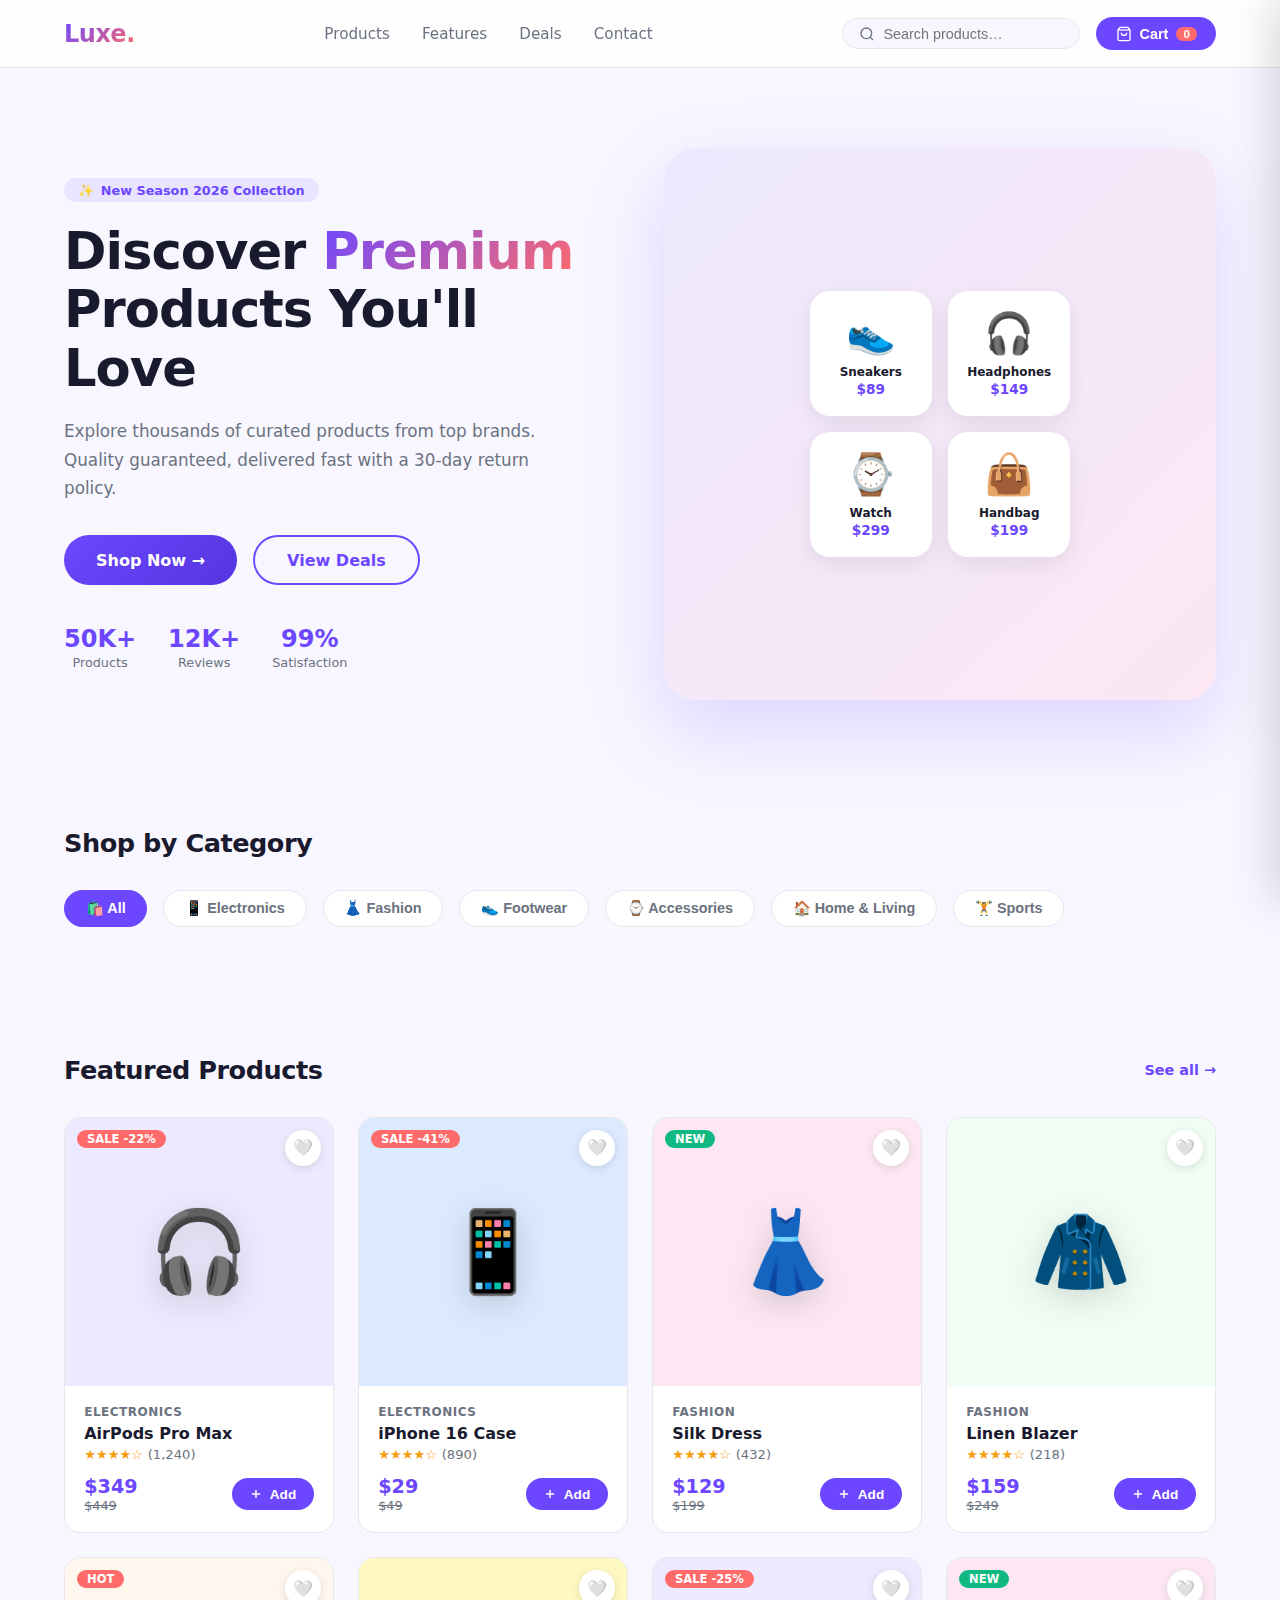
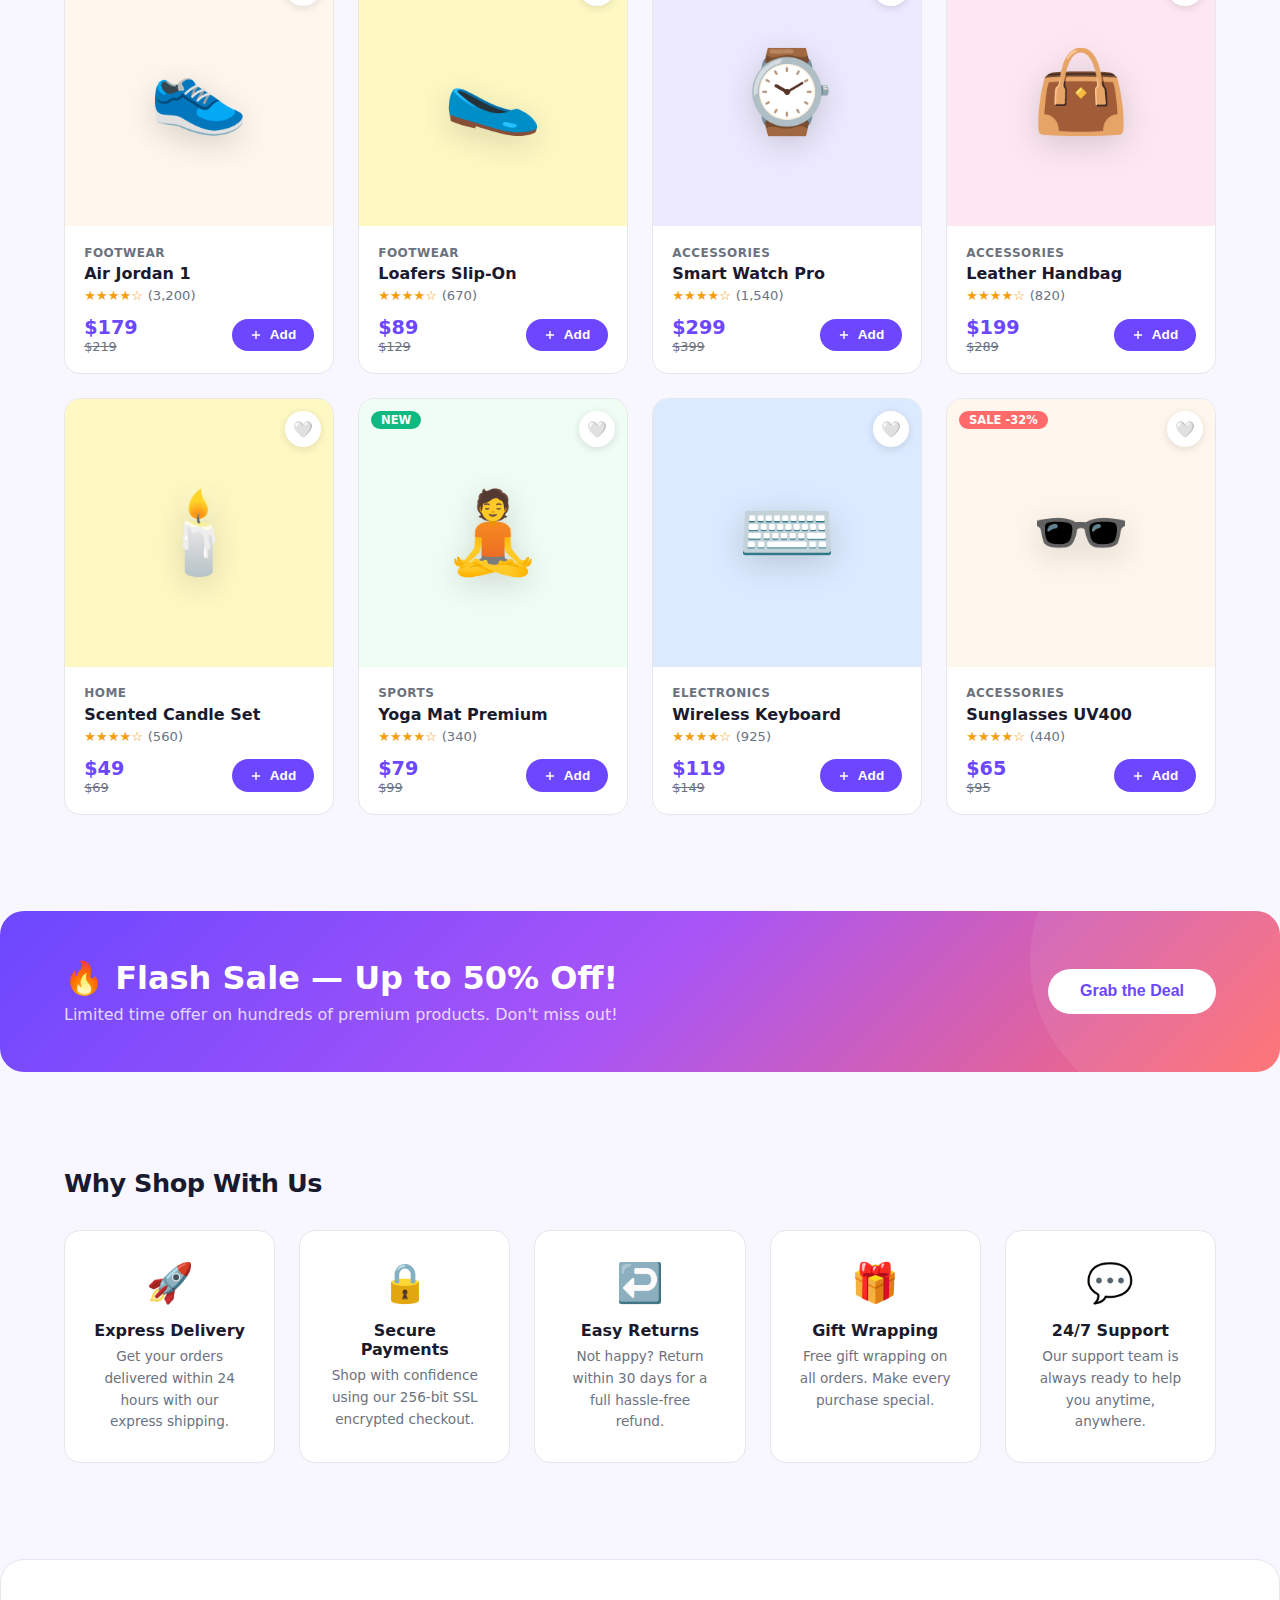
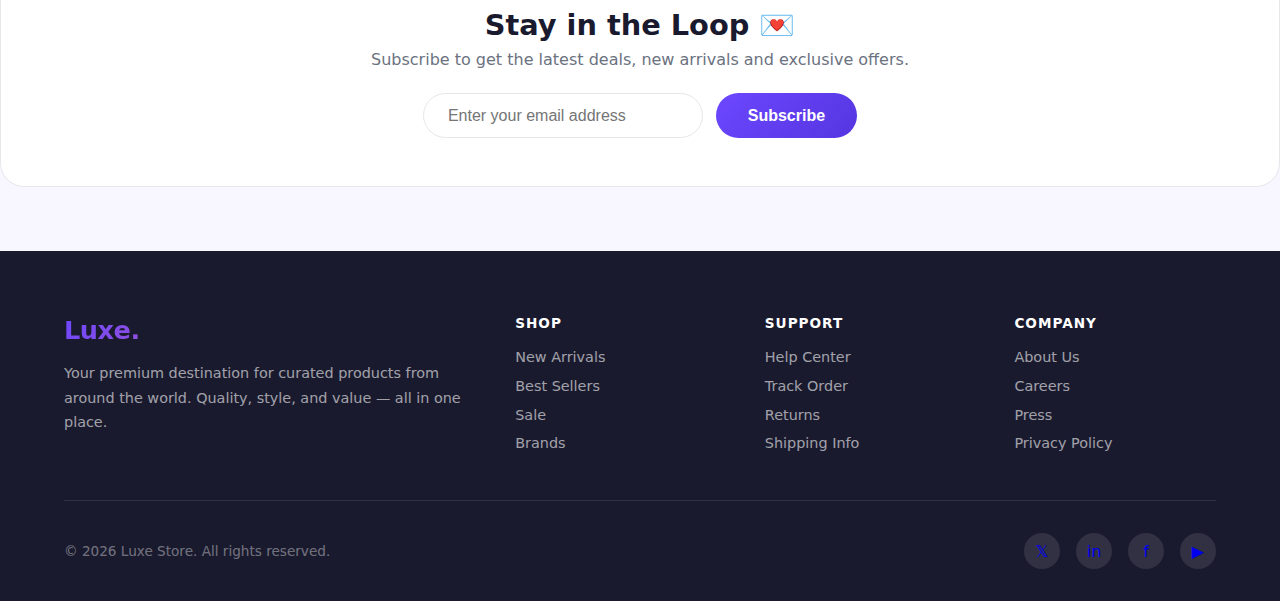
<file: index.html>
<!DOCTYPE html>
<html lang="en">
<head>
  <meta charset="UTF-8" />
  <meta name="viewport" content="width=device-width, initial-scale=1.0" />
  <title>Luxe Store — Premium Shopping</title>
  <style>
    *, *::before, *::after { box-sizing: border-box; margin: 0; padding: 0; }

    :root {
      --primary: #6c47ff;
      --primary-dark: #5535e0;
      --accent: #ff6b6b;
      --bg: #f8f7ff;
      --surface: #ffffff;
      --text: #1a1a2e;
      --muted: #6b7280;
      --border: #e5e7eb;
      --shadow: 0 4px 24px rgba(108,71,255,0.10);
      --radius: 16px;
      --transition: 0.25s cubic-bezier(0.4,0,0.2,1);
    }

    html { scroll-behavior: smooth; }

    body {
      font-family: 'Segoe UI', system-ui, -apple-system, sans-serif;
      background: var(--bg);
      color: var(--text);
      min-height: 100vh;
    }

    /* ─── SCROLLBAR ─── */
    ::-webkit-scrollbar { width: 6px; }
    ::-webkit-scrollbar-track { background: var(--bg); }
    ::-webkit-scrollbar-thumb { background: var(--primary); border-radius: 10px; }

    /* ─── NAVBAR ─── */
    nav {
      position: sticky; top: 0; z-index: 100;
      background: rgba(255,255,255,0.85);
      backdrop-filter: blur(16px);
      border-bottom: 1px solid var(--border);
      padding: 0 5%;
      display: flex; align-items: center; justify-content: space-between;
      height: 68px;
    }

    .logo {
      font-size: 1.5rem; font-weight: 800; letter-spacing: -0.5px;
      background: linear-gradient(135deg, var(--primary), var(--accent));
      -webkit-background-clip: text; -webkit-text-fill-color: transparent;
      text-decoration: none;
    }

    .nav-links {
      display: flex; gap: 2rem; list-style: none;
    }
    .nav-links a {
      text-decoration: none; color: var(--muted); font-weight: 500;
      font-size: 0.95rem; transition: color var(--transition);
      position: relative;
    }
    .nav-links a::after {
      content: ''; position: absolute; bottom: -4px; left: 0;
      width: 0; height: 2px; background: var(--primary);
      border-radius: 2px; transition: width var(--transition);
    }
    .nav-links a:hover { color: var(--primary); }
    .nav-links a:hover::after { width: 100%; }

    .nav-actions { display: flex; align-items: center; gap: 1rem; }

    .search-bar {
      display: flex; align-items: center; gap: 0.5rem;
      background: var(--bg); border: 1.5px solid var(--border);
      border-radius: 50px; padding: 0.4rem 1rem;
      transition: border-color var(--transition);
    }
    .search-bar:focus-within { border-color: var(--primary); }
    .search-bar input {
      border: none; background: transparent; outline: none;
      font-size: 0.9rem; color: var(--text); width: 180px;
    }
    .search-bar svg { color: var(--muted); flex-shrink: 0; }

    .cart-btn {
      position: relative; background: var(--primary); color: #fff;
      border: none; border-radius: 50px; padding: 0.55rem 1.2rem;
      font-size: 0.9rem; font-weight: 600; cursor: pointer;
      display: flex; align-items: center; gap: 0.5rem;
      transition: background var(--transition), transform var(--transition);
    }
    .cart-btn:hover { background: var(--primary-dark); transform: translateY(-1px); }
    .cart-count {
      background: var(--accent); color: #fff; border-radius: 50px;
      font-size: 0.72rem; font-weight: 700; padding: 1px 7px;
      min-width: 20px; text-align: center;
    }

    /* ─── HERO ─── */
    .hero {
      padding: 5rem 5% 4rem;
      display: grid; grid-template-columns: 1fr 1fr; gap: 3rem; align-items: center;
      max-width: 1300px; margin: 0 auto;
    }

    .hero-badge {
      display: inline-flex; align-items: center; gap: 0.4rem;
      background: rgba(108,71,255,0.1); color: var(--primary);
      border-radius: 50px; padding: 0.3rem 0.9rem;
      font-size: 0.8rem; font-weight: 600; margin-bottom: 1.2rem;
    }

    .hero h1 {
      font-size: clamp(2rem, 4vw, 3.2rem); font-weight: 900;
      line-height: 1.15; letter-spacing: -1px; margin-bottom: 1.2rem;
    }
    .hero h1 span {
      background: linear-gradient(135deg, var(--primary), var(--accent));
      -webkit-background-clip: text; -webkit-text-fill-color: transparent;
    }

    .hero p {
      color: var(--muted); font-size: 1.05rem; line-height: 1.7;
      margin-bottom: 2rem; max-width: 480px;
    }

    .hero-cta { display: flex; gap: 1rem; flex-wrap: wrap; }

    .btn-primary {
      background: linear-gradient(135deg, var(--primary), var(--primary-dark));
      color: #fff; border: none; border-radius: 50px;
      padding: 0.85rem 2rem; font-size: 1rem; font-weight: 700;
      cursor: pointer; transition: opacity var(--transition), transform var(--transition);
      text-decoration: none; display: inline-flex; align-items: center; gap: 0.5rem;
    }
    .btn-primary:hover { opacity: 0.9; transform: translateY(-2px); }

    .btn-outline {
      background: transparent; color: var(--primary);
      border: 2px solid var(--primary); border-radius: 50px;
      padding: 0.85rem 2rem; font-size: 1rem; font-weight: 700;
      cursor: pointer; transition: all var(--transition);
      text-decoration: none; display: inline-flex; align-items: center; gap: 0.5rem;
    }
    .btn-outline:hover { background: var(--primary); color: #fff; transform: translateY(-2px); }

    .hero-stats {
      display: flex; gap: 2rem; margin-top: 2.5rem; flex-wrap: wrap;
    }
    .stat { text-align: center; }
    .stat-num { font-size: 1.5rem; font-weight: 800; color: var(--primary); }
    .stat-label { font-size: 0.8rem; color: var(--muted); margin-top: 2px; }

    .hero-image {
      border-radius: 32px; overflow: hidden; position: relative;
      background: linear-gradient(135deg, #ede9fe 0%, #fce7f3 100%);
      aspect-ratio: 1; display: flex; align-items: center; justify-content: center;
      box-shadow: 0 30px 80px rgba(108,71,255,0.2);
    }
    .hero-image-inner {
      display: grid; grid-template-columns: 1fr 1fr; gap: 1rem; padding: 2rem;
    }
    .hero-product-card {
      background: #fff; border-radius: 20px; padding: 1.2rem;
      box-shadow: 0 8px 24px rgba(0,0,0,0.08); text-align: center;
    }
    .hero-product-card .emoji { font-size: 2.5rem; display: block; margin-bottom: 0.5rem; }
    .hero-product-card .name { font-size: 0.75rem; font-weight: 600; color: var(--text); }
    .hero-product-card .price { font-size: 0.85rem; color: var(--primary); font-weight: 800; margin-top: 2px; }

    /* ─── CATEGORIES ─── */
    .section { padding: 4rem 5%; max-width: 1300px; margin: 0 auto; }
    .section-header {
      display: flex; align-items: center; justify-content: space-between;
      margin-bottom: 2rem;
    }
    .section-title { font-size: 1.6rem; font-weight: 800; letter-spacing: -0.5px; }
    .see-all {
      color: var(--primary); text-decoration: none; font-size: 0.9rem;
      font-weight: 600; display: flex; align-items: center; gap: 0.3rem;
      transition: gap var(--transition);
    }
    .see-all:hover { gap: 0.6rem; }

    .categories {
      display: flex; gap: 1rem; flex-wrap: wrap;
    }
    .cat-chip {
      background: var(--surface); border: 1.5px solid var(--border);
      border-radius: 50px; padding: 0.55rem 1.3rem;
      font-size: 0.9rem; font-weight: 600; cursor: pointer;
      transition: all var(--transition); color: var(--muted);
      display: flex; align-items: center; gap: 0.4rem;
      white-space: nowrap;
    }
    .cat-chip:hover, .cat-chip.active {
      background: var(--primary); color: #fff; border-color: var(--primary);
    }

    /* ─── PRODUCTS GRID ─── */
    .products-grid {
      display: grid;
      grid-template-columns: repeat(auto-fill, minmax(260px, 1fr));
      gap: 1.5rem;
    }

    .product-card {
      background: var(--surface); border-radius: var(--radius);
      overflow: hidden; transition: transform var(--transition), box-shadow var(--transition);
      border: 1px solid var(--border); position: relative;
      cursor: pointer;
    }
    .product-card:hover { transform: translateY(-6px); box-shadow: var(--shadow); }

    .product-image {
      width: 100%; aspect-ratio: 1;
      display: flex; align-items: center; justify-content: center;
      font-size: 5rem; position: relative; overflow: hidden;
    }
    .product-badge {
      position: absolute; top: 12px; left: 12px;
      background: var(--accent); color: #fff;
      border-radius: 50px; padding: 2px 10px;
      font-size: 0.72rem; font-weight: 700; text-transform: uppercase;
    }
    .product-badge.new { background: #10b981; }

    .wishlist-btn {
      position: absolute; top: 12px; right: 12px;
      background: #fff; border: none; border-radius: 50%;
      width: 36px; height: 36px; display: flex; align-items: center; justify-content: center;
      cursor: pointer; box-shadow: 0 2px 8px rgba(0,0,0,0.12);
      transition: transform var(--transition), color var(--transition);
      font-size: 1rem; color: var(--muted);
    }
    .wishlist-btn:hover { transform: scale(1.15); color: var(--accent); }
    .wishlist-btn.active { color: var(--accent); }

    .product-info { padding: 1.2rem; }
    .product-category { font-size: 0.75rem; color: var(--muted); text-transform: uppercase; font-weight: 600; letter-spacing: 0.5px; }
    .product-name { font-size: 1rem; font-weight: 700; margin: 0.3rem 0; }
    .product-rating {
      display: flex; align-items: center; gap: 0.3rem;
      font-size: 0.82rem; color: #f59e0b; margin-bottom: 0.8rem;
    }
    .product-rating span { color: var(--muted); }

    .product-footer {
      display: flex; align-items: center; justify-content: space-between;
    }
    .product-price { display: flex; flex-direction: column; }
    .current-price { font-size: 1.2rem; font-weight: 800; color: var(--primary); }
    .original-price { font-size: 0.8rem; color: var(--muted); text-decoration: line-through; }

    .add-cart-btn {
      background: var(--primary); color: #fff;
      border: none; border-radius: 50px;
      padding: 0.55rem 1.1rem; font-size: 0.85rem; font-weight: 700;
      cursor: pointer; transition: all var(--transition);
      display: flex; align-items: center; gap: 0.4rem;
    }
    .add-cart-btn:hover { background: var(--primary-dark); transform: scale(1.05); }
    .add-cart-btn.added { background: #10b981; }

    /* ─── PROMO BANNER ─── */
    .promo-banner {
      margin: 2rem 5%; max-width: 1300px; margin-left: auto; margin-right: auto;
      background: linear-gradient(135deg, var(--primary) 0%, #a855f7 50%, var(--accent) 100%);
      border-radius: 24px; padding: 3rem 4rem;
      display: flex; align-items: center; justify-content: space-between;
      gap: 2rem; flex-wrap: wrap; overflow: hidden; position: relative;
    }
    .promo-banner::before {
      content: ''; position: absolute; width: 300px; height: 300px;
      background: rgba(255,255,255,0.08); border-radius: 50%;
      top: -100px; right: -50px;
    }
    .promo-content { position: relative; z-index: 1; }
    .promo-content h2 { font-size: 2rem; font-weight: 900; color: #fff; margin-bottom: 0.5rem; }
    .promo-content p { color: rgba(255,255,255,0.8); font-size: 1rem; }
    .promo-btn {
      background: #fff; color: var(--primary);
      border: none; border-radius: 50px;
      padding: 0.85rem 2rem; font-size: 1rem; font-weight: 800;
      cursor: pointer; transition: all var(--transition);
      position: relative; z-index: 1; white-space: nowrap;
    }
    .promo-btn:hover { transform: scale(1.05); box-shadow: 0 8px 24px rgba(0,0,0,0.2); }

    /* ─── CART DRAWER ─── */
    .overlay {
      position: fixed; inset: 0; background: rgba(0,0,0,0.5);
      z-index: 200; opacity: 0; pointer-events: none;
      transition: opacity var(--transition);
      backdrop-filter: blur(4px);
    }
    .overlay.open { opacity: 1; pointer-events: all; }

    .cart-drawer {
      position: fixed; right: 0; top: 0; bottom: 0;
      width: min(420px, 100vw); background: var(--surface);
      z-index: 300; transform: translateX(100%);
      transition: transform 0.35s cubic-bezier(0.4,0,0.2,1);
      display: flex; flex-direction: column;
      box-shadow: -8px 0 40px rgba(0,0,0,0.15);
    }
    .cart-drawer.open { transform: translateX(0); }

    .cart-header {
      padding: 1.5rem; border-bottom: 1px solid var(--border);
      display: flex; align-items: center; justify-content: space-between;
    }
    .cart-header h2 { font-size: 1.2rem; font-weight: 800; }
    .close-btn {
      background: var(--bg); border: none; border-radius: 50%;
      width: 36px; height: 36px; font-size: 1.1rem; cursor: pointer;
      display: flex; align-items: center; justify-content: center;
      transition: background var(--transition);
    }
    .close-btn:hover { background: var(--border); }

    .cart-items { flex: 1; overflow-y: auto; padding: 1rem 1.5rem; }
    .cart-empty {
      display: flex; flex-direction: column; align-items: center;
      justify-content: center; height: 100%; gap: 1rem; color: var(--muted);
    }
    .cart-empty .icon { font-size: 4rem; }
    .cart-empty p { font-size: 1rem; font-weight: 500; }

    .cart-item {
      display: flex; gap: 1rem; align-items: center;
      padding: 1rem 0; border-bottom: 1px solid var(--border);
      animation: slideIn 0.3s ease;
    }
    @keyframes slideIn {
      from { opacity: 0; transform: translateX(20px); }
      to { opacity: 1; transform: translateX(0); }
    }
    .cart-item-img {
      width: 70px; height: 70px; border-radius: 12px;
      background: var(--bg); display: flex; align-items: center;
      justify-content: center; font-size: 2.2rem; flex-shrink: 0;
    }
    .cart-item-info { flex: 1; min-width: 0; }
    .cart-item-name { font-weight: 700; font-size: 0.92rem; margin-bottom: 0.2rem; }
    .cart-item-price { color: var(--primary); font-weight: 700; font-size: 0.95rem; }
    .qty-controls {
      display: flex; align-items: center; gap: 0.5rem; margin-top: 0.5rem;
    }
    .qty-btn {
      background: var(--bg); border: 1px solid var(--border);
      border-radius: 8px; width: 28px; height: 28px;
      font-size: 1rem; cursor: pointer; display: flex;
      align-items: center; justify-content: center;
      transition: background var(--transition);
    }
    .qty-btn:hover { background: var(--primary); color: #fff; border-color: var(--primary); }
    .qty-num { font-weight: 700; font-size: 0.9rem; min-width: 20px; text-align: center; }
    .remove-btn {
      background: none; border: none; color: var(--muted);
      cursor: pointer; font-size: 1.1rem; padding: 0.2rem;
      transition: color var(--transition);
      flex-shrink: 0;
    }
    .remove-btn:hover { color: var(--accent); }

    .cart-footer {
      padding: 1.5rem; border-top: 1px solid var(--border);
      background: var(--surface);
    }
    .cart-subtotal {
      display: flex; justify-content: space-between;
      margin-bottom: 0.5rem; font-size: 0.9rem; color: var(--muted);
    }
    .cart-total {
      display: flex; justify-content: space-between;
      margin-bottom: 1.5rem; font-size: 1.1rem; font-weight: 800;
    }
    .checkout-btn {
      width: 100%; background: linear-gradient(135deg, var(--primary), var(--primary-dark));
      color: #fff; border: none; border-radius: 14px;
      padding: 1rem; font-size: 1rem; font-weight: 700;
      cursor: pointer; transition: opacity var(--transition), transform var(--transition);
    }
    .checkout-btn:hover { opacity: 0.9; transform: translateY(-2px); }

    /* ─── TOAST ─── */
    .toast-container {
      position: fixed; bottom: 2rem; left: 50%; transform: translateX(-50%);
      z-index: 500; display: flex; flex-direction: column; gap: 0.5rem; pointer-events: none;
    }
    .toast {
      background: var(--text); color: #fff;
      border-radius: 50px; padding: 0.7rem 1.5rem;
      font-size: 0.9rem; font-weight: 600;
      animation: toastIn 0.4s ease, toastOut 0.4s ease 2.2s forwards;
      display: flex; align-items: center; gap: 0.5rem;
      white-space: nowrap;
    }
    @keyframes toastIn { from { opacity:0; transform:translateY(20px); } to { opacity:1; transform:translateY(0); } }
    @keyframes toastOut { to { opacity:0; transform:translateY(20px); } }

    /* ─── FEATURES ─── */
    .features-grid {
      display: grid; grid-template-columns: repeat(auto-fit, minmax(200px, 1fr)); gap: 1.5rem;
    }
    .feature-card {
      background: var(--surface); border: 1px solid var(--border);
      border-radius: var(--radius); padding: 1.8rem;
      text-align: center; transition: transform var(--transition), box-shadow var(--transition);
    }
    .feature-card:hover { transform: translateY(-4px); box-shadow: var(--shadow); }
    .feature-icon { font-size: 2.4rem; margin-bottom: 1rem; display: block; }
    .feature-card h3 { font-size: 1rem; font-weight: 700; margin-bottom: 0.4rem; }
    .feature-card p { font-size: 0.85rem; color: var(--muted); line-height: 1.6; }

    /* ─── NEWSLETTER ─── */
    .newsletter {
      background: var(--surface); border: 1px solid var(--border);
      border-radius: 24px; padding: 3rem; text-align: center; margin: 2rem 5%;
      max-width: 1300px; margin-left: auto; margin-right: auto;
    }
    .newsletter h2 { font-size: 1.8rem; font-weight: 800; margin-bottom: 0.5rem; }
    .newsletter p { color: var(--muted); margin-bottom: 1.5rem; }
    .newsletter-form {
      display: flex; gap: 0.8rem; justify-content: center; flex-wrap: wrap;
    }
    .newsletter-form input {
      border: 1.5px solid var(--border); border-radius: 50px;
      padding: 0.8rem 1.5rem; font-size: 1rem; outline: none;
      min-width: 280px; transition: border-color var(--transition);
    }
    .newsletter-form input:focus { border-color: var(--primary); }

    /* ─── FOOTER ─── */
    footer {
      background: var(--text); color: #fff;
      padding: 4rem 5% 2rem; margin-top: 4rem;
    }
    .footer-grid {
      display: grid; grid-template-columns: 2fr 1fr 1fr 1fr; gap: 3rem;
      max-width: 1300px; margin: 0 auto; padding-bottom: 3rem;
      border-bottom: 1px solid rgba(255,255,255,0.1);
    }
    .footer-brand .logo { font-size: 1.6rem; display: block; margin-bottom: 1rem; }
    .footer-brand p { color: rgba(255,255,255,0.6); font-size: 0.9rem; line-height: 1.7; }
    .footer-col h4 { font-size: 0.85rem; font-weight: 700; text-transform: uppercase; letter-spacing: 1px; margin-bottom: 1rem; }
    .footer-col ul { list-style: none; display: flex; flex-direction: column; gap: 0.6rem; }
    .footer-col a { color: rgba(255,255,255,0.6); text-decoration: none; font-size: 0.9rem; transition: color var(--transition); }
    .footer-col a:hover { color: #fff; }
    .footer-bottom {
      max-width: 1300px; margin: 2rem auto 0;
      display: flex; justify-content: space-between; align-items: center;
      color: rgba(255,255,255,0.4); font-size: 0.85rem; flex-wrap: wrap; gap: 1rem;
    }
    .social-links { display: flex; gap: 1rem; }
    .social-link {
      width: 36px; height: 36px; border-radius: 50%;
      background: rgba(255,255,255,0.1);
      display: flex; align-items: center; justify-content: center;
      text-decoration: none; font-size: 1rem;
      transition: background var(--transition);
    }
    .social-link:hover { background: var(--primary); }

    /* ─── RESPONSIVE ─── */
    @media (max-width: 900px) {
      .hero { grid-template-columns: 1fr; }
      .hero-image { display: none; }
      .footer-grid { grid-template-columns: 1fr 1fr; }
      .nav-links { display: none; }
    }
    @media (max-width: 600px) {
      nav { padding: 0 4%; }
      .search-bar { display: none; }
      .hero { padding: 3rem 4%; }
      .footer-grid { grid-template-columns: 1fr; }
      .promo-banner { padding: 2rem; }
    }
  </style>
</head>
<body>

<!-- ═══ NAVBAR ═══ -->
<nav>
  <a class="logo" href="#">Luxe.</a>
  <ul class="nav-links">
    <li><a href="#products">Products</a></li>
    <li><a href="#features">Features</a></li>
    <li><a href="#deals">Deals</a></li>
    <li><a href="#contact">Contact</a></li>
  </ul>
  <div class="nav-actions">
    <div class="search-bar">
      <svg width="16" height="16" viewBox="0 0 24 24" fill="none" stroke="currentColor" stroke-width="2"><circle cx="11" cy="11" r="8"/><path d="m21 21-4.35-4.35"/></svg>
      <input type="text" placeholder="Search products…" id="searchInput" />
    </div>
    <button class="cart-btn" onclick="toggleCart()">
      <svg width="16" height="16" viewBox="0 0 24 24" fill="none" stroke="currentColor" stroke-width="2"><path d="M6 2 3 6v14a2 2 0 0 0 2 2h14a2 2 0 0 0 2-2V6l-3-4z"/><line x1="3" y1="6" x2="21" y2="6"/><path d="M16 10a4 4 0 0 1-8 0"/></svg>
      Cart <span class="cart-count" id="cartCount">0</span>
    </button>
  </div>
</nav>

<!-- ═══ HERO ═══ -->
<section class="hero">
  <div class="hero-content">
    <div class="hero-badge">
      <span>✨</span> New Season 2026 Collection
    </div>
    <h1>Discover <span>Premium</span> Products You'll Love</h1>
    <p>Explore thousands of curated products from top brands. Quality guaranteed, delivered fast with a 30-day return policy.</p>
    <div class="hero-cta">
      <a href="#products" class="btn-primary">Shop Now →</a>
      <a href="#deals" class="btn-outline">View Deals</a>
    </div>
    <div class="hero-stats">
      <div class="stat"><div class="stat-num">50K+</div><div class="stat-label">Products</div></div>
      <div class="stat"><div class="stat-num">12K+</div><div class="stat-label">Reviews</div></div>
      <div class="stat"><div class="stat-num">99%</div><div class="stat-label">Satisfaction</div></div>
    </div>
  </div>
  <div class="hero-image">
    <div class="hero-image-inner">
      <div class="hero-product-card"><span class="emoji">👟</span><div class="name">Sneakers</div><div class="price">$89</div></div>
      <div class="hero-product-card"><span class="emoji">🎧</span><div class="name">Headphones</div><div class="price">$149</div></div>
      <div class="hero-product-card"><span class="emoji">⌚</span><div class="name">Watch</div><div class="price">$299</div></div>
      <div class="hero-product-card"><span class="emoji">👜</span><div class="name">Handbag</div><div class="price">$199</div></div>
    </div>
  </div>
</section>

<!-- ═══ CATEGORIES ═══ -->
<section class="section">
  <div class="section-header">
    <h2 class="section-title">Shop by Category</h2>
  </div>
  <div class="categories" id="categoryFilter">
    <button class="cat-chip active" data-cat="all">🛍️ All</button>
    <button class="cat-chip" data-cat="electronics">📱 Electronics</button>
    <button class="cat-chip" data-cat="fashion">👗 Fashion</button>
    <button class="cat-chip" data-cat="footwear">👟 Footwear</button>
    <button class="cat-chip" data-cat="accessories">⌚ Accessories</button>
    <button class="cat-chip" data-cat="home">🏠 Home & Living</button>
    <button class="cat-chip" data-cat="sports">🏋️ Sports</button>
  </div>
</section>

<!-- ═══ PRODUCTS ═══ -->
<section class="section" id="products">
  <div class="section-header">
    <h2 class="section-title">Featured Products</h2>
    <a href="#" class="see-all">See all →</a>
  </div>
  <div class="products-grid" id="productsGrid"></div>
</section>

<!-- ═══ PROMO BANNER ═══ -->
<div class="promo-banner" id="deals">
  <div class="promo-content">
    <h2>🔥 Flash Sale — Up to 50% Off!</h2>
    <p>Limited time offer on hundreds of premium products. Don't miss out!</p>
  </div>
  <button class="promo-btn" onclick="document.getElementById('products').scrollIntoView({behavior:'smooth'})">Grab the Deal</button>
</div>

<!-- ═══ FEATURES ═══ -->
<section class="section" id="features">
  <div class="section-header">
    <h2 class="section-title">Why Shop With Us</h2>
  </div>
  <div class="features-grid">
    <div class="feature-card"><span class="feature-icon">🚀</span><h3>Express Delivery</h3><p>Get your orders delivered within 24 hours with our express shipping.</p></div>
    <div class="feature-card"><span class="feature-icon">🔒</span><h3>Secure Payments</h3><p>Shop with confidence using our 256-bit SSL encrypted checkout.</p></div>
    <div class="feature-card"><span class="feature-icon">↩️</span><h3>Easy Returns</h3><p>Not happy? Return within 30 days for a full hassle-free refund.</p></div>
    <div class="feature-card"><span class="feature-icon">🎁</span><h3>Gift Wrapping</h3><p>Free gift wrapping on all orders. Make every purchase special.</p></div>
    <div class="feature-card"><span class="feature-icon">💬</span><h3>24/7 Support</h3><p>Our support team is always ready to help you anytime, anywhere.</p></div>
  </div>
</section>

<!-- ═══ NEWSLETTER ═══ -->
<div class="newsletter" id="contact">
  <h2>Stay in the Loop 💌</h2>
  <p>Subscribe to get the latest deals, new arrivals and exclusive offers.</p>
  <form class="newsletter-form" onsubmit="subscribeNewsletter(event)">
    <input type="email" placeholder="Enter your email address" id="newsletterEmail" />
    <button type="submit" class="btn-primary">Subscribe</button>
  </form>
</div>

<!-- ═══ FOOTER ═══ -->
<footer>
  <div class="footer-grid">
    <div class="footer-brand">
      <a class="logo" href="#">Luxe.</a>
      <p>Your premium destination for curated products from around the world. Quality, style, and value — all in one place.</p>
    </div>
    <div class="footer-col">
      <h4>Shop</h4>
      <ul>
        <li><a href="#">New Arrivals</a></li>
        <li><a href="#">Best Sellers</a></li>
        <li><a href="#">Sale</a></li>
        <li><a href="#">Brands</a></li>
      </ul>
    </div>
    <div class="footer-col">
      <h4>Support</h4>
      <ul>
        <li><a href="#">Help Center</a></li>
        <li><a href="#">Track Order</a></li>
        <li><a href="#">Returns</a></li>
        <li><a href="#">Shipping Info</a></li>
      </ul>
    </div>
    <div class="footer-col">
      <h4>Company</h4>
      <ul>
        <li><a href="#">About Us</a></li>
        <li><a href="#">Careers</a></li>
        <li><a href="#">Press</a></li>
        <li><a href="#">Privacy Policy</a></li>
      </ul>
    </div>
  </div>
  <div class="footer-bottom">
    <p>© 2026 Luxe Store. All rights reserved.</p>
    <div class="social-links">
      <a class="social-link" href="#">𝕏</a>
      <a class="social-link" href="#">in</a>
      <a class="social-link" href="#">f</a>
      <a class="social-link" href="#">▶</a>
    </div>
  </div>
</footer>

<!-- ═══ CART DRAWER ═══ -->
<div class="overlay" id="overlay" onclick="toggleCart()"></div>
<div class="cart-drawer" id="cartDrawer">
  <div class="cart-header">
    <h2>🛍️ Your Cart</h2>
    <button class="close-btn" onclick="toggleCart()">✕</button>
  </div>
  <div class="cart-items" id="cartItems">
    <div class="cart-empty">
      <span class="icon">🛒</span>
      <p>Your cart is empty</p>
    </div>
  </div>
  <div class="cart-footer" id="cartFooter" style="display:none">
    <div class="cart-subtotal"><span>Subtotal</span><span id="subtotalAmt">$0.00</span></div>
    <div class="cart-subtotal"><span>Shipping</span><span style="color:#10b981">Free</span></div>
    <div class="cart-total"><span>Total</span><span id="totalAmt">$0.00</span></div>
    <button class="checkout-btn" onclick="checkout()">Proceed to Checkout →</button>
  </div>
</div>

<!-- ═══ TOAST ═══ -->
<div class="toast-container" id="toastContainer"></div>

<script>
  // ─── PRODUCT DATA ───
  const products = [
    { id:1, name:'AirPods Pro Max', category:'electronics', price:349, original:449, emoji:'🎧', rating:4.9, reviews:1240, badge:'Sale', bg:'#ede9fe' },
    { id:2, name:'iPhone 16 Case', category:'electronics', price:29, original:49, emoji:'📱', rating:4.7, reviews:890, badge:'Sale', bg:'#dbeafe' },
    { id:3, name:'Silk Dress', category:'fashion', price:129, original:199, emoji:'👗', rating:4.8, reviews:432, badge:'New', bg:'#fce7f3' },
    { id:4, name:'Linen Blazer', category:'fashion', price:159, original:249, emoji:'🧥', rating:4.6, reviews:218, badge:'', bg:'#f0fdf4' },
    { id:5, name:'Air Jordan 1', category:'footwear', price:179, original:219, emoji:'👟', rating:4.9, reviews:3200, badge:'Hot', bg:'#fff7ed' },
    { id:6, name:'Loafers Slip-On', category:'footwear', price:89, original:129, emoji:'🥿', rating:4.5, reviews:670, badge:'', bg:'#fef9c3' },
    { id:7, name:'Smart Watch Pro', category:'accessories', price:299, original:399, emoji:'⌚', rating:4.8, reviews:1540, badge:'Sale', bg:'#ede9fe' },
    { id:8, name:'Leather Handbag', category:'accessories', price:199, original:289, emoji:'👜', rating:4.7, reviews:820, badge:'New', bg:'#fce7f3' },
    { id:9, name:'Scented Candle Set', category:'home', price:49, original:69, emoji:'🕯️', rating:4.9, reviews:560, badge:'', bg:'#fef9c3' },
    { id:10, name:'Yoga Mat Premium', category:'sports', price:79, original:99, emoji:'🧘', rating:4.6, reviews:340, badge:'New', bg:'#f0fdf4' },
    { id:11, name:'Wireless Keyboard', category:'electronics', price:119, original:149, emoji:'⌨️', rating:4.7, reviews:925, badge:'', bg:'#dbeafe' },
    { id:12, name:'Sunglasses UV400', category:'accessories', price:65, original:95, emoji:'🕶️', rating:4.5, reviews:440, badge:'Sale', bg:'#fff7ed' },
  ];

  let cart = [];
  let wishlist = new Set();
  let activeCategory = 'all';

  // ─── RENDER PRODUCTS ───
  function renderProducts(items) {
    const grid = document.getElementById('productsGrid');
    grid.innerHTML = '';
    if (items.length === 0) {
      grid.innerHTML = '<p style="color:var(--muted);grid-column:1/-1;text-align:center;padding:3rem">No products found. Try a different search.</p>';
      return;
    }
    items.forEach(p => {
      const inWish = wishlist.has(p.id);
      const discount = Math.round((1 - p.price/p.original) * 100);
      const card = document.createElement('div');
      card.className = 'product-card';
      card.dataset.id = p.id;
      card.innerHTML = `
        <div class="product-image" style="background:${p.bg}">
          <span style="filter:drop-shadow(0 8px 16px rgba(0,0,0,0.15))">${p.emoji}</span>
          ${p.badge ? `<span class="product-badge ${p.badge==='New'?'new':''}">${p.badge}${p.badge==='Sale'?' -'+discount+'%':''}</span>` : ''}
          <button class="wishlist-btn ${inWish?'active':''}" onclick="toggleWishlist(event,${p.id})" title="Wishlist">
            ${inWish ? '❤️' : '🤍'}
          </button>
        </div>
        <div class="product-info">
          <div class="product-category">${p.category}</div>
          <div class="product-name">${p.name}</div>
          <div class="product-rating">
            ${'★'.repeat(Math.floor(p.rating))}${'☆'.repeat(5-Math.floor(p.rating))}
            <span>(${p.reviews.toLocaleString()})</span>
          </div>
          <div class="product-footer">
            <div class="product-price">
              <span class="current-price">$${p.price}</span>
              <span class="original-price">$${p.original}</span>
            </div>
            <button class="add-cart-btn" onclick="addToCart(event,${p.id})" id="btn-${p.id}">
              <svg width="14" height="14" viewBox="0 0 24 24" fill="none" stroke="currentColor" stroke-width="2.5"><line x1="12" y1="5" x2="12" y2="19"/><line x1="5" y1="12" x2="19" y2="12"/></svg>
              Add
            </button>
          </div>
        </div>`;
      grid.appendChild(card);
    });
  }

  // ─── FILTER ───
  function filterProducts() {
    const query = document.getElementById('searchInput').value.toLowerCase();
    let filtered = activeCategory === 'all' ? products : products.filter(p => p.category === activeCategory);
    if (query) filtered = filtered.filter(p => p.name.toLowerCase().includes(query) || p.category.includes(query));
    renderProducts(filtered);
  }

  document.getElementById('categoryFilter').addEventListener('click', e => {
    const chip = e.target.closest('.cat-chip');
    if (!chip) return;
    document.querySelectorAll('.cat-chip').forEach(c => c.classList.remove('active'));
    chip.classList.add('active');
    activeCategory = chip.dataset.cat;
    filterProducts();
  });

  document.getElementById('searchInput').addEventListener('input', filterProducts);

  // ─── WISHLIST ───
  function toggleWishlist(e, id) {
    e.stopPropagation();
    if (wishlist.has(id)) { wishlist.delete(id); showToast('Removed from wishlist'); }
    else { wishlist.add(id); showToast('❤️ Added to wishlist!'); }
    filterProducts();
  }

  // ─── CART ───
  function addToCart(e, id) {
    e.stopPropagation();
    const product = products.find(p => p.id === id);
    const existing = cart.find(c => c.id === id);
    if (existing) existing.qty++;
    else cart.push({ ...product, qty: 1 });
    updateCartUI();
    const btn = document.getElementById('btn-'+id);
    if (btn) {
      btn.textContent = '✓ Added'; btn.classList.add('added');
      setTimeout(() => { btn.innerHTML = '<svg width="14" height="14" viewBox="0 0 24 24" fill="none" stroke="currentColor" stroke-width="2.5"><line x1="12" y1="5" x2="12" y2="19"/><line x1="5" y1="12" x2="19" y2="12"/></svg> Add'; btn.classList.remove('added'); }, 1500);
    }
    showToast(`🛍️ ${product.name} added to cart`);
  }

  function removeFromCart(id) {
    cart = cart.filter(c => c.id !== id);
    updateCartUI();
    renderCartItems();
  }

  function changeQty(id, delta) {
    const item = cart.find(c => c.id === id);
    if (!item) return;
    item.qty += delta;
    if (item.qty <= 0) removeFromCart(id);
    else { updateCartUI(); renderCartItems(); }
  }

  function updateCartUI() {
    const total = cart.reduce((s, c) => s + c.qty, 0);
    document.getElementById('cartCount').textContent = total;
    renderCartItems();
  }

  function renderCartItems() {
    const container = document.getElementById('cartItems');
    const footer = document.getElementById('cartFooter');
    if (cart.length === 0) {
      container.innerHTML = '<div class="cart-empty"><span class="icon">🛒</span><p>Your cart is empty</p></div>';
      footer.style.display = 'none'; return;
    }
    footer.style.display = 'block';
    container.innerHTML = cart.map(item => `
      <div class="cart-item">
        <div class="cart-item-img">${item.emoji}</div>
        <div class="cart-item-info">
          <div class="cart-item-name">${item.name}</div>
          <div class="cart-item-price">$${(item.price * item.qty).toFixed(2)}</div>
          <div class="qty-controls">
            <button class="qty-btn" onclick="changeQty(${item.id},-1)">−</button>
            <span class="qty-num">${item.qty}</span>
            <button class="qty-btn" onclick="changeQty(${item.id},1)">+</button>
          </div>
        </div>
        <button class="remove-btn" onclick="removeFromCart(${item.id})" title="Remove">🗑️</button>
      </div>`).join('');

    const subtotal = cart.reduce((s, c) => s + c.price * c.qty, 0);
    document.getElementById('subtotalAmt').textContent = '$' + subtotal.toFixed(2);
    document.getElementById('totalAmt').textContent = '$' + subtotal.toFixed(2);
  }

  function toggleCart() {
    document.getElementById('cartDrawer').classList.toggle('open');
    document.getElementById('overlay').classList.toggle('open');
  }

  function checkout() {
    if (cart.length === 0) return;
    showToast('🎉 Order placed successfully!');
    cart = []; updateCartUI(); toggleCart();
  }

  // ─── TOAST ───
  function showToast(msg) {
    const container = document.getElementById('toastContainer');
    const toast = document.createElement('div');
    toast.className = 'toast'; toast.textContent = msg;
    container.appendChild(toast);
    setTimeout(() => toast.remove(), 2700);
  }

  // ─── NEWSLETTER ───
  function subscribeNewsletter(e) {
    e.preventDefault();
    const email = document.getElementById('newsletterEmail').value;
    if (!email) return;
    showToast('🎉 Subscribed successfully!');
    document.getElementById('newsletterEmail').value = '';
  }

  // ─── INIT ───
  renderProducts(products);
</script>
</body>
</html>
</file>
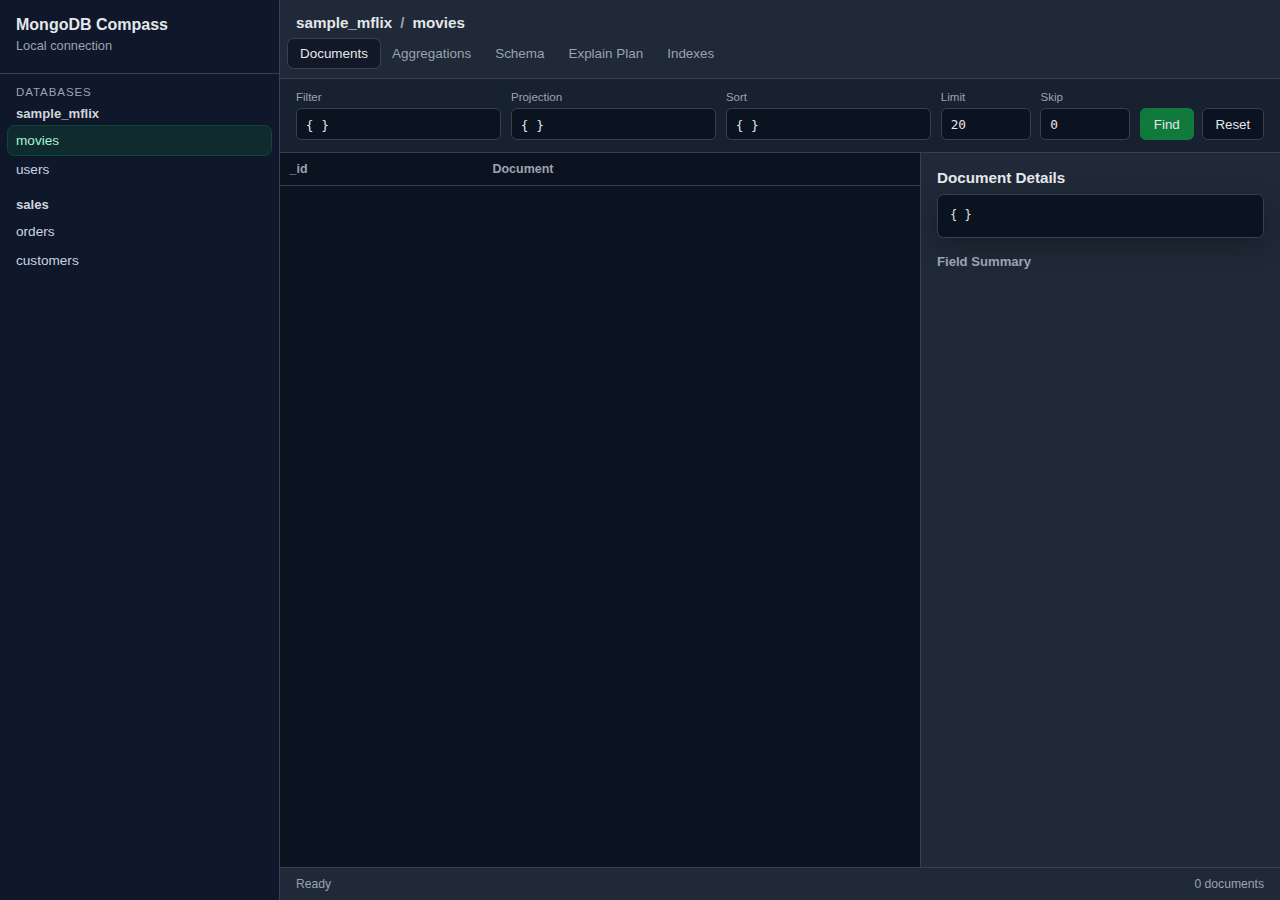
<file: examples/mongodb-compass-ui/index.html>
<!DOCTYPE html>
<html lang="en">
  <head>
    <meta charset="UTF-8" />
    <meta name="viewport" content="width=device-width, initial-scale=1.0" />
    <title>MongoDB Compass UI Prototype</title>
    <link rel="stylesheet" href="./styles.css" />
  </head>
  <body>
    <div class="app-shell">
      <aside class="sidebar">
        <div class="sidebar-header">
          <h1>MongoDB Compass</h1>
          <p>Local connection</p>
        </div>
        <div class="section-title">Databases</div>
        <nav id="collectionTree" class="collection-tree" aria-label="Collections"></nav>
      </aside>

      <main class="workspace">
        <header class="workspace-header">
          <div class="breadcrumbs">
            <span id="dbName">sample_mflix</span>
            <span class="separator">/</span>
            <span id="collectionName">movies</span>
          </div>
          <div class="workspace-tabs" role="tablist" aria-label="Compass sections">
            <button class="tab active" data-tab="documents">Documents</button>
            <button class="tab" data-tab="aggregations">Aggregations</button>
            <button class="tab" data-tab="schema">Schema</button>
            <button class="tab" data-tab="explain-plan">Explain Plan</button>
            <button class="tab" data-tab="indexes">Indexes</button>
          </div>
        </header>

        <section id="queryControls" class="query-bar">
          <label>
            Filter
            <input
              id="filterInput"
              type="text"
              spellcheck="false"
              value="{ }"
              aria-label="MongoDB filter JSON"
            />
          </label>
          <label>
            Projection
            <input
              id="projectionInput"
              type="text"
              spellcheck="false"
              value="{ }"
              aria-label="MongoDB projection JSON"
            />
          </label>
          <label>
            Sort
            <input
              id="sortInput"
              type="text"
              spellcheck="false"
              value="{ }"
              aria-label="MongoDB sort JSON"
            />
          </label>
          <label>
            Limit
            <input id="limitInput" type="number" min="1" value="20" aria-label="Limit" />
          </label>
          <label>
            Skip
            <input id="skipInput" type="number" min="0" value="0" aria-label="Skip" />
          </label>
          <div class="query-actions">
            <button id="findButton" class="action-btn primary">Find</button>
            <button id="resetButton" class="action-btn">Reset</button>
          </div>
        </section>

        <section class="content">
          <section id="documentsView" class="documents-panel">
            <table id="documentsTable">
              <thead>
                <tr>
                  <th>_id</th>
                  <th>Document</th>
                </tr>
              </thead>
              <tbody id="documentsBody"></tbody>
            </table>
          </section>

          <section id="placeholderView" class="placeholder hidden">
            <h2 id="placeholderTitle">Section</h2>
            <p>
              This prototype focuses on the Documents experience. Use this area to wire
              Aggregation pipelines, schema analysis, explain plans, or index management.
            </p>
          </section>

          <aside class="details-panel">
            <h2>Document Details</h2>
            <pre id="documentPreview">{ }</pre>
            <h3>Field Summary</h3>
            <ul id="fieldSummary"></ul>
          </aside>
        </section>

        <footer class="status-bar">
          <span id="statusText">Ready</span>
          <span id="resultCount">0 documents</span>
        </footer>
      </main>
    </div>

    <script src="./app.js"></script>
  </body>
</html>
</file>
<file: examples/mongodb-compass-ui/styles.css>
:root {
  color-scheme: dark;
  --bg: #111827;
  --panel: #1f2937;
  --panel-2: #18212f;
  --border: #374151;
  --muted: #9ca3af;
  --text: #e5e7eb;
  --green: #12a150;
  --green-soft: #0f7a3c;
  --danger: #ef4444;
  --focus: #60a5fa;
  --shadow: 0 8px 24px rgba(0, 0, 0, 0.25);
}

*,
*::before,
*::after {
  box-sizing: border-box;
}

html,
body {
  height: 100%;
}

body {
  margin: 0;
  font-family: "Inter", "Segoe UI", Roboto, Arial, sans-serif;
  background: var(--bg);
  color: var(--text);
}

.app-shell {
  height: 100%;
  display: grid;
  grid-template-columns: 280px 1fr;
}

.sidebar {
  border-right: 1px solid var(--border);
  background: #0f172a;
  display: flex;
  flex-direction: column;
  min-height: 0;
}

.sidebar-header {
  padding: 1rem 1rem 0.5rem;
  border-bottom: 1px solid var(--border);
}

.sidebar-header h1 {
  margin: 0;
  font-size: 1rem;
  font-weight: 600;
}

.sidebar-header p {
  margin: 0.25rem 0 0.75rem;
  color: var(--muted);
  font-size: 0.8rem;
}

.section-title {
  padding: 0.75rem 1rem 0.5rem;
  color: var(--muted);
  font-size: 0.72rem;
  letter-spacing: 0.08em;
  text-transform: uppercase;
}

.collection-tree {
  overflow: auto;
  padding: 0 0.5rem 1rem;
}

.db-group + .db-group {
  margin-top: 0.75rem;
}

.db-label {
  font-size: 0.82rem;
  font-weight: 600;
  color: #d1d5db;
  margin: 0 0 0.3rem;
  padding: 0 0.5rem;
}

.collection-item {
  width: 100%;
  display: block;
  text-align: left;
  border: 0;
  border-radius: 0.4rem;
  background: transparent;
  color: #cbd5e1;
  padding: 0.45rem 0.5rem;
  font-size: 0.85rem;
  cursor: pointer;
}

.collection-item:hover {
  background: #1e293b;
}

.collection-item.active {
  background: rgba(18, 161, 80, 0.15);
  color: #a7f3d0;
  outline: 1px solid rgba(18, 161, 80, 0.35);
}

.workspace {
  display: grid;
  grid-template-rows: auto auto 1fr auto;
  min-height: 0;
}

.workspace-header {
  border-bottom: 1px solid var(--border);
  background: var(--panel);
}

.breadcrumbs {
  display: flex;
  align-items: center;
  gap: 0.5rem;
  padding: 0.85rem 1rem 0.5rem;
  font-size: 0.95rem;
  font-weight: 600;
}

.separator {
  color: var(--muted);
}

.workspace-tabs {
  display: flex;
  flex-wrap: wrap;
  padding: 0 0.5rem 0.65rem;
}

.tab {
  border: 0;
  border-radius: 0.35rem;
  background: transparent;
  color: var(--muted);
  cursor: pointer;
  font-size: 0.84rem;
  padding: 0.45rem 0.75rem;
}

.tab:hover {
  background: #111827;
  color: var(--text);
}

.tab.active {
  background: #111827;
  color: var(--text);
  outline: 1px solid var(--border);
}

.query-bar {
  border-bottom: 1px solid var(--border);
  background: var(--panel-2);
  padding: 0.75rem 1rem;
  display: grid;
  grid-template-columns: 1.2fr 1.2fr 1.2fr 90px 90px auto;
  gap: 0.6rem;
}

.query-bar label {
  display: flex;
  flex-direction: column;
  font-size: 0.72rem;
  color: var(--muted);
  gap: 0.3rem;
}

.query-bar input {
  background: #0b1220;
  border: 1px solid var(--border);
  color: var(--text);
  border-radius: 0.35rem;
  min-height: 2rem;
  padding: 0.35rem 0.55rem;
  font-family: "JetBrains Mono", Consolas, monospace;
  font-size: 0.8rem;
}

.query-bar input:focus-visible {
  outline: 2px solid var(--focus);
  outline-offset: 1px;
}

.query-actions {
  align-self: end;
  display: flex;
  gap: 0.5rem;
}

.action-btn {
  border: 1px solid var(--border);
  border-radius: 0.35rem;
  background: #0b1220;
  color: var(--text);
  min-height: 2rem;
  padding: 0 0.8rem;
  cursor: pointer;
}

.action-btn:hover {
  background: #1f2937;
}

.action-btn.primary {
  border-color: var(--green-soft);
  background: var(--green-soft);
}

.action-btn.primary:hover {
  background: var(--green);
}

.content {
  display: grid;
  grid-template-columns: 1fr 360px;
  min-height: 0;
}

.documents-panel,
.placeholder {
  overflow: auto;
  background: #0b1220;
}

#documentsTable {
  width: 100%;
  border-collapse: collapse;
}

#documentsTable thead th {
  text-align: left;
  font-size: 0.78rem;
  font-weight: 600;
  color: var(--muted);
  border-bottom: 1px solid var(--border);
  padding: 0.55rem 0.6rem;
  position: sticky;
  top: 0;
  background: #0b1220;
}

#documentsTable tbody tr {
  border-bottom: 1px solid rgba(55, 65, 81, 0.35);
  cursor: pointer;
}

#documentsTable tbody tr:hover {
  background: rgba(59, 130, 246, 0.08);
}

#documentsTable tbody tr.active {
  background: rgba(16, 185, 129, 0.15);
}

#documentsTable td {
  padding: 0.6rem;
  vertical-align: top;
  font-family: "JetBrains Mono", Consolas, monospace;
  font-size: 0.75rem;
  line-height: 1.45;
}

.placeholder {
  padding: 1.25rem;
}

.placeholder h2 {
  margin-top: 0;
  margin-bottom: 0.4rem;
}

.placeholder p {
  max-width: 60ch;
  color: var(--muted);
  line-height: 1.5;
}

.details-panel {
  border-left: 1px solid var(--border);
  background: var(--panel);
  padding: 1rem;
  overflow: auto;
}

.details-panel h2 {
  margin-top: 0;
  margin-bottom: 0.5rem;
  font-size: 0.95rem;
}

.details-panel h3 {
  font-size: 0.82rem;
  margin-top: 1rem;
  margin-bottom: 0.5rem;
  color: var(--muted);
}

#documentPreview {
  margin: 0;
  border: 1px solid var(--border);
  border-radius: 0.4rem;
  background: #0b1220;
  padding: 0.75rem;
  overflow: auto;
  font-size: 0.75rem;
  line-height: 1.45;
  box-shadow: var(--shadow);
}

#fieldSummary {
  list-style: none;
  margin: 0;
  padding: 0;
  display: grid;
  gap: 0.35rem;
}

#fieldSummary li {
  font-size: 0.76rem;
  border: 1px solid rgba(55, 65, 81, 0.5);
  border-radius: 0.35rem;
  padding: 0.35rem 0.45rem;
  background: #0b1220;
}

.status-bar {
  border-top: 1px solid var(--border);
  background: var(--panel);
  display: flex;
  justify-content: space-between;
  gap: 0.5rem;
  padding: 0.55rem 1rem;
  color: var(--muted);
  font-size: 0.76rem;
}

.status-error {
  color: var(--danger);
}

.hidden {
  display: none;
}

@media (max-width: 1200px) {
  .query-bar {
    grid-template-columns: 1fr 1fr;
  }

  .content {
    grid-template-columns: 1fr;
  }

  .details-panel {
    border-left: 0;
    border-top: 1px solid var(--border);
  }
}
</file>
